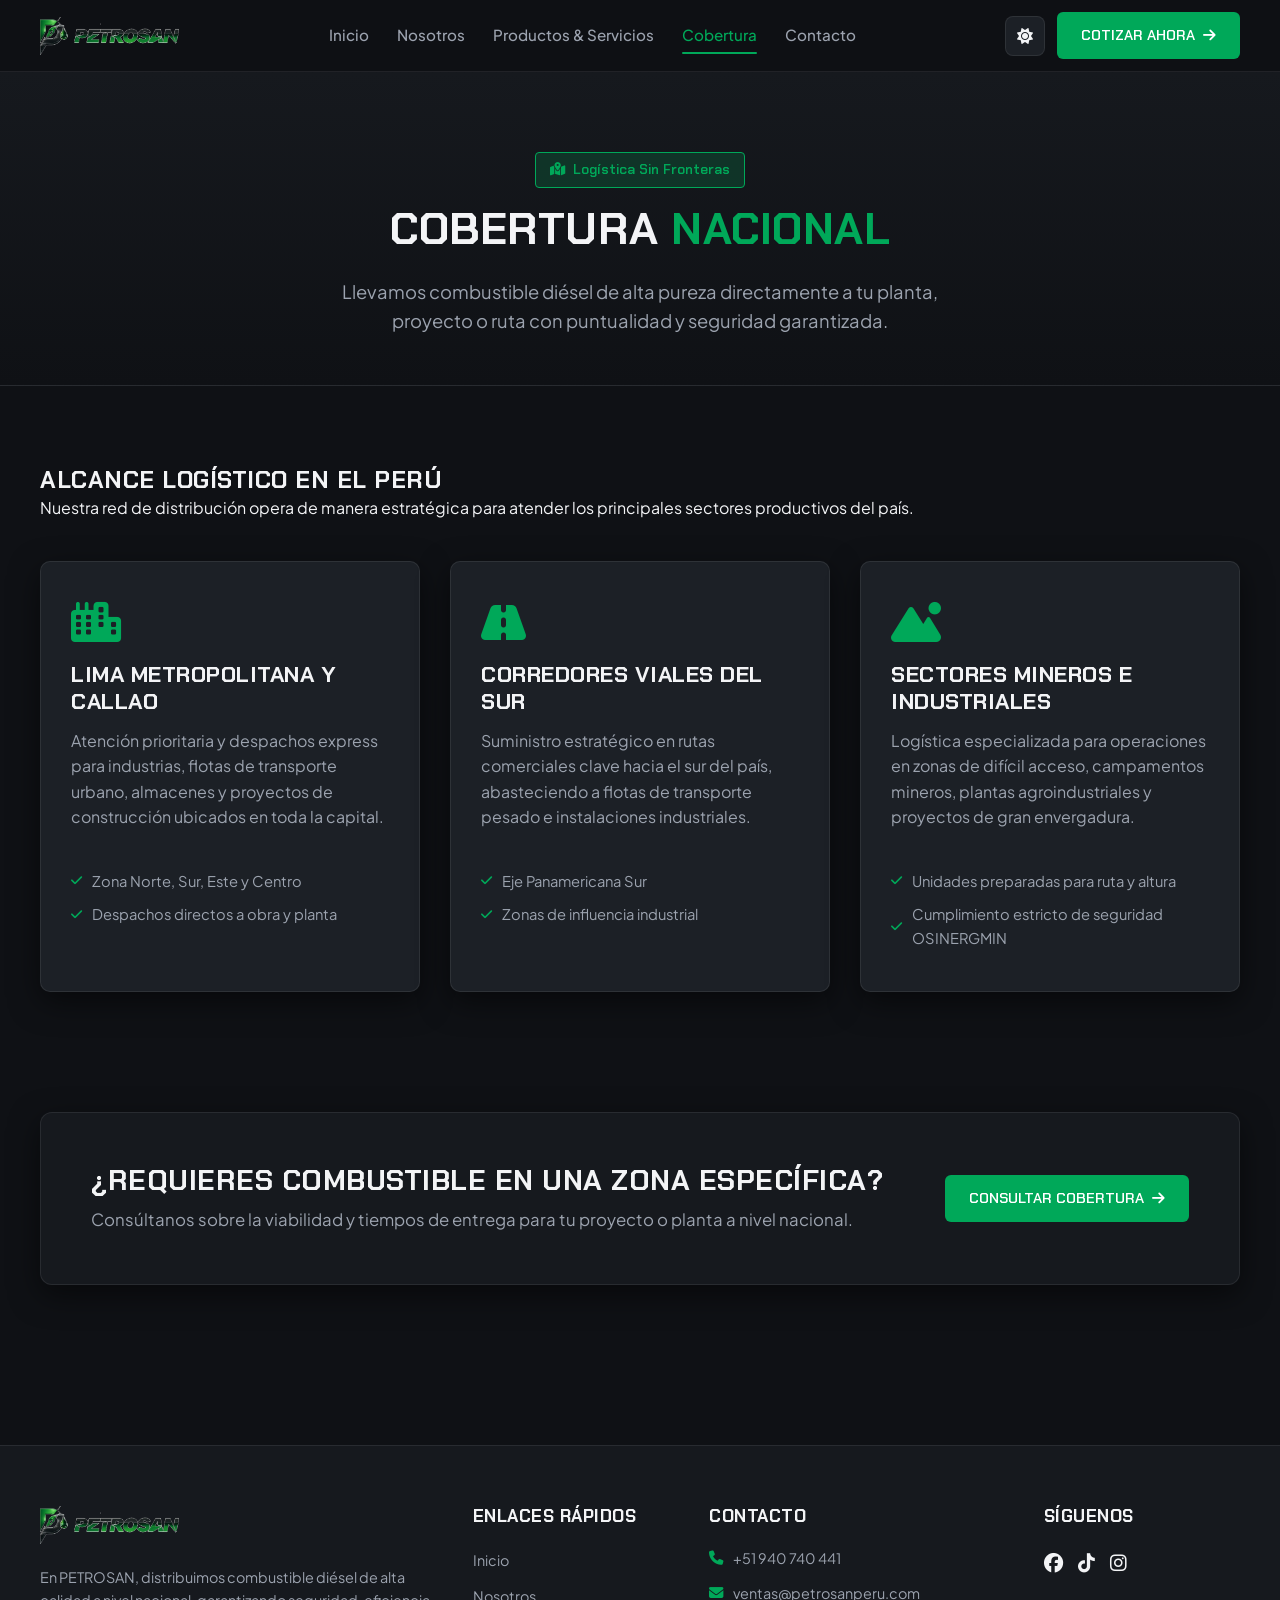
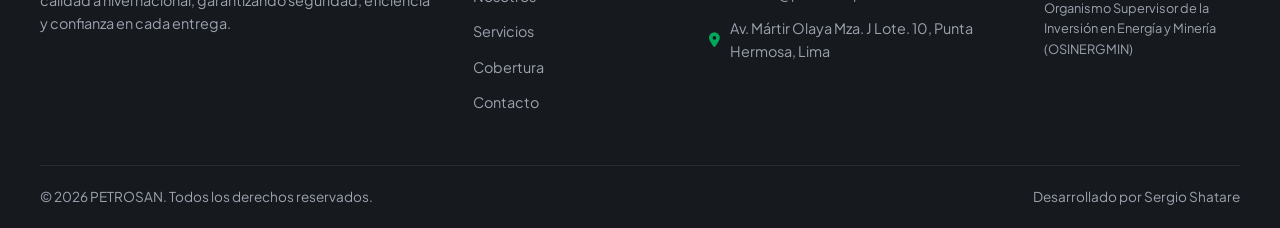
<file: cobertura.html>
<!DOCTYPE html>
<html lang="es" data-theme="dark">

<head>
    <meta charset="UTF-8">
    <meta name="viewport" content="width=device-width, initial-scale=1.0">
    <title>Cobertura | PETROSAN - Distribución de Combustible a Nivel Nacional</title>

    <!-- Google Fonts -->
    <link rel="preconnect" href="https://fonts.googleapis.com">
    <link rel="preconnect" href="https://fonts.gstatic.com" crossorigin>
    <link
        href="https://fonts.googleapis.com/css2?family=Chakra+Petch:wght@500;600;700&family=Plus+Jakarta+Sans:wght@400;500;600;700&display=swap"
        rel="stylesheet">

    <!-- FontAwesome -->
    <link rel="stylesheet" href="https://cdnjs.cloudflare.com/ajax/libs/font-awesome/6.5.1/css/all.min.css">

    <!-- Estilos Locales Modularizados -->
    <link rel="stylesheet" href="assets/css/variables.css">
    <link rel="stylesheet" href="assets/css/global.css">
    <link rel="stylesheet" href="assets/css/components.css">
    <link rel="stylesheet" href="assets/css/pages/cobertura.css">
</head>

<body>

    <!-- HEADER / NAVBAR -->
    <header class="navbar">
        <div class="container nav-container">
            <a href="index.html" class="logo">
                <img src="assets/img/logo-petrosan.webp" alt="PETROSAN Logo" class="logo-img">
            </a>

            <nav class="nav-menu" id="nav-menu">
                <a href="index.html" class="nav-link">Inicio</a>
                <a href="nosotros.html" class="nav-link">Nosotros</a>
                <a href="servicios.html" class="nav-link">Productos & Servicios</a>
                <a href="cobertura.html" class="nav-link active">Cobertura</a>
                <a href="contacto.html" class="nav-link">Contacto</a>
            </nav>

            <div class="nav-actions">
                <!-- Switch Modo Claro / Oscuro -->
                <button id="theme-toggle" class="theme-btn" aria-label="Cambiar tema">
                    <i class="fa-solid fa-moon icon-moon"></i>
                    <i class="fa-solid fa-sun icon-sun"></i>
                </button>
                <a href="contacto.html" class="btn btn-primary nav-cta">COTIZAR AHORA <i
                        class="fa-solid fa-arrow-right"></i></a>

                <!-- Botón Menú Móvil (Hamburguesa) -->
                <button id="mobile-menu-btn" class="mobile-menu-btn" aria-label="Abrir menú">
                    <i class="fa-solid fa-bars icon-bars"></i>
                    <i class="fa-solid fa-xmark icon-close"></i>
                </button>
            </div>
        </div>
    </header>

    <main>
        <!-- PAGE HEADER -->
        <section class="page-header">
            <div class="container">
                <span class="badge"><i class="fa-solid fa-map-location-dot"></i> Logística Sin Fronteras</span>
                <h1 class="page-title">Cobertura <span class="highlight-text">Nacional</span></h1>
                <p class="page-description">Llevamos combustible diésel de alta pureza directamente a tu planta, proyecto o ruta con puntualidad y seguridad garantizada.</p>
            </div>
        </section>

        <!-- ZONAS DE COBERTURA -->
        <section class="coverage-section">
            <div class="container">
                <div class="section-header">
                    <h2 class="section-title">Alcance Logístico en el Perú</h2>
                    <p class="section-description">Nuestra red de distribución opera de manera estratégica para atender los principales sectores productivos del país.</p>
                </div>

                <div class="coverage-grid">
                    <!-- Zona 1 -->
                    <div class="card-industrial coverage-card">
                        <i class="fa-solid fa-city coverage-icon"></i>
                        <h3 class="card-title">Lima Metropolitana y Callao</h3>
                        <p class="card-description">Atención prioritaria y despachos express para industrias, flotas de transporte urbano, almacenes y proyectos de construcción ubicados en toda la capital.</p>
                        <ul class="coverage-list">
                            <li><i class="fa-solid fa-check"></i> Zona Norte, Sur, Este y Centro</li>
                            <li><i class="fa-solid fa-check"></i> Despachos directos a obra y planta</li>
                        </ul>
                    </div>

                    <!-- Zona 2 -->
                    <div class="card-industrial coverage-card">
                        <i class="fa-solid fa-road coverage-icon"></i>
                        <h3 class="card-title">Corredores Viales del Sur</h3>
                        <p class="card-description">Suministro estratégico en rutas comerciales clave hacia el sur del país, abasteciendo a flotas de transporte pesado e instalaciones industriales.</p>
                        <ul class="coverage-list">
                            <li><i class="fa-solid fa-check"></i> Eje Panamericana Sur</li>
                            <li><i class="fa-solid fa-check"></i> Zonas de influencia industrial</li>
                        </ul>
                    </div>

                    <!-- Zona 3 -->
                    <div class="card-industrial coverage-card">
                        <i class="fa-solid fa-mountain-sun coverage-icon"></i>
                        <h3 class="card-title">Sectores Mineros e Industriales</h3>
                        <p class="card-description">Logística especializada para operaciones en zonas de difícil acceso, campamentos mineros, plantas agroindustriales y proyectos de gran envergadura.</p>
                        <ul class="coverage-list">
                            <li><i class="fa-solid fa-check"></i> Unidades preparadas para ruta y altura</li>
                            <li><i class="fa-solid fa-check"></i> Cumplimiento estricto de seguridad OSINERGMIN</li>
                        </ul>
                    </div>
                </div>
            </div>
        </section>

        <!-- CALL TO ACTION DE COBERTURA -->
        <section class="coverage-cta-section">
            <div class="container">
                <div class="coverage-cta-card">
                    <div class="cta-content">
                        <h3>¿Requieres combustible en una zona específica?</h3>
                        <p>Consúltanos sobre la viabilidad y tiempos de entrega para tu proyecto o planta a nivel nacional.</p>
                    </div>
                    <div class="cta-action">
                        <a href="contacto.html" class="btn btn-primary">CONSULTAR COBERTURA <i class="fa-solid fa-arrow-right"></i></a>
                    </div>
                </div>
            </div>
        </section>
    </main>

    <!-- FOOTER GLOBAL -->
    <footer class="footer">
        <div class="container">
            <div class="footer-grid">
                <div class="footer-brand">
                    <img src="assets/img/logo-petrosan.webp" alt="PETROSAN Logo" class="footer-logo">
                    <p class="footer-text">En PETROSAN, distribuimos combustible diésel de alta calidad a nivel
                        nacional, garantizando seguridad, eficiencia y confianza en cada entrega.</p>
                </div>
                <div class="footer-col">
                    <h3 class="footer-title">Enlaces Rápidos</h3>
                    <ul class="footer-links">
                        <li><a href="index.html">Inicio</a></li>
                        <li><a href="nosotros.html">Nosotros</a></li>
                        <li><a href="servicios.html">Servicios</a></li>
                        <li><a href="cobertura.html">Cobertura</a></li>
                        <li><a href="contacto.html">Contacto</a></li>
                    </ul>
                </div>
                <div class="footer-col">
                    <h3 class="footer-title">Contacto</h3>
                    <ul class="footer-contact-list">
                        <li><i class="fa-solid fa-phone contact-icon"></i> +51 940 740 441</li>
                        <li><i class="fa-solid fa-envelope contact-icon"></i> ventas@petrosanperu.com</li>
                        <li><i class="fa-solid fa-location-dot contact-icon"></i> Av. Mártir Olaya Mza. J Lote. 10,
                            Punta Hermosa, Lima</li>
                    </ul>
                </div>
                <div class="footer-col">
                    <h3 class="footer-title">Síguenos</h3>
                    <div class="social-links">
                        <a href="#" class="social-icon"><i class="fa-brands fa-facebook"></i></a>
                        <a href="#" class="social-icon"><i class="fa-brands fa-tiktok"></i></a>
                        <a href="#" class="social-icon"><i class="fa-brands fa-instagram"></i></a>
                    </div>
                    <p class="entity-note">Organismo Supervisor de la Inversión en Energía y Minería (OSINERGMIN)</p>
                </div>
            </div>
            <div class="footer-bottom">
                <span>© 2026 PETROSAN. Todos los derechos reservados.</span>
                <span>Desarrollado por Sergio Shatare</span>
            </div>
        </div>
    </footer>

    <!-- Scripts Locales -->
    <script src="assets/js/theme.js"></script>
    <script src="assets/js/main.js"></script>
</body>

</html>
</file>
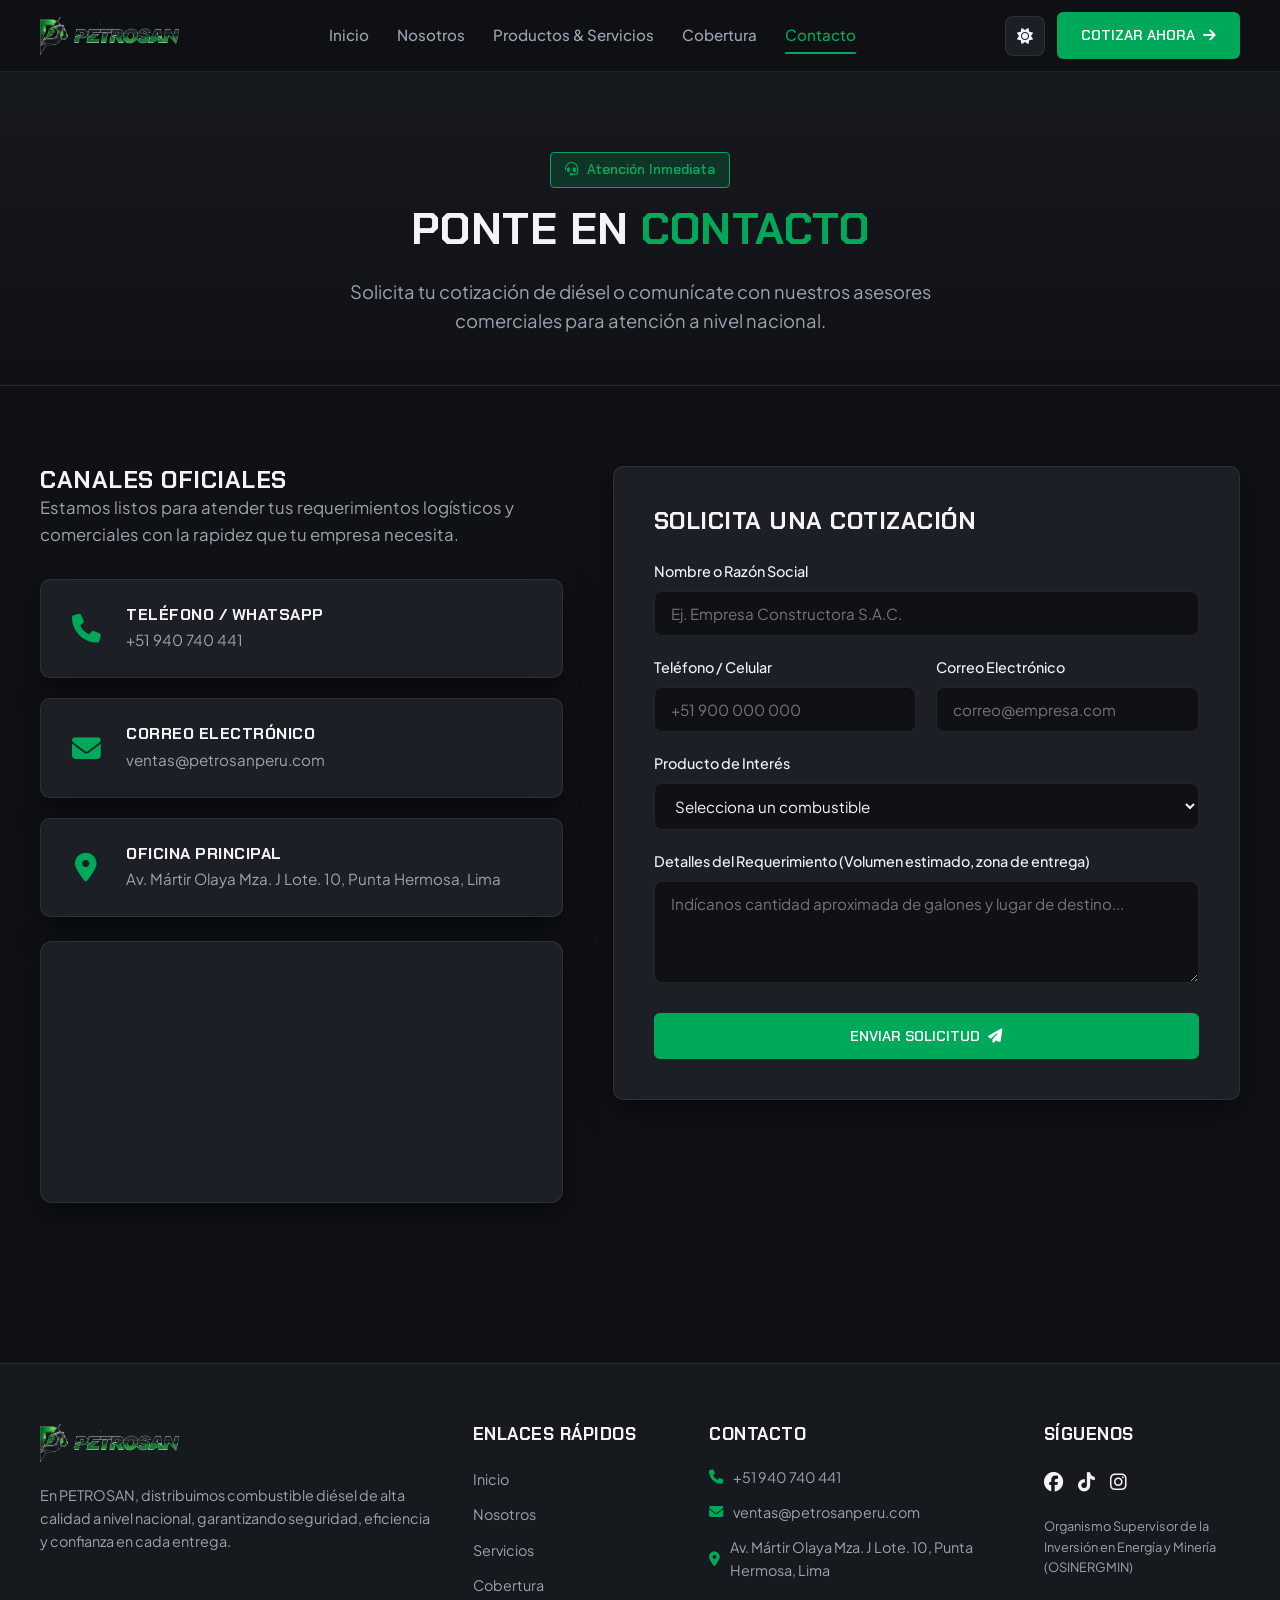
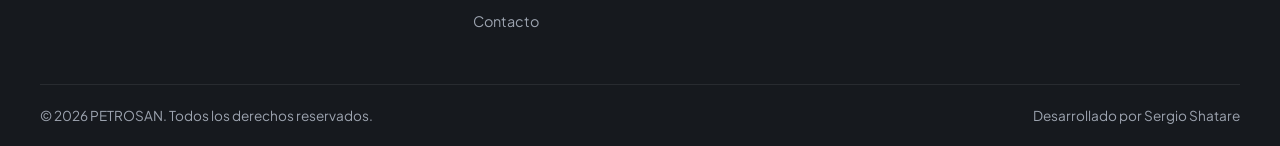
<file: contacto.html>
<!DOCTYPE html>
<html lang="es" data-theme="dark">

<head>
    <meta charset="UTF-8">
    <meta name="viewport" content="width=device-width, initial-scale=1.0">
    <title>Contacto | PETROSAN - Solicita tu Cotización de Combustible</title>

    <!-- Google Fonts -->
    <link rel="preconnect" href="https://fonts.googleapis.com">
    <link rel="preconnect" href="https://fonts.gstatic.com" crossorigin>
    <link
        href="https://fonts.googleapis.com/css2?family=Chakra+Petch:wght@500;600;700&family=Plus+Jakarta+Sans:wght@400;500;600;700&display=swap"
        rel="stylesheet">

    <!-- FontAwesome -->
    <link rel="stylesheet" href="https://cdnjs.cloudflare.com/ajax/libs/font-awesome/6.5.1/css/all.min.css">

    <!-- Estilos Locales Modularizados -->
    <link rel="stylesheet" href="assets/css/variables.css">
    <link rel="stylesheet" href="assets/css/global.css">
    <link rel="stylesheet" href="assets/css/components.css">
    <link rel="stylesheet" href="assets/css/pages/contacto.css">
</head>

<body>

    <!-- HEADER / NAVBAR -->
    <header class="navbar">
        <div class="container nav-container">
            <a href="index.html" class="logo">
                <img src="assets/img/logo-petrosan.webp" alt="PETROSAN Logo" class="logo-img">
            </a>

            <nav class="nav-menu" id="nav-menu">
                <a href="index.html" class="nav-link">Inicio</a>
                <a href="nosotros.html" class="nav-link">Nosotros</a>
                <a href="servicios.html" class="nav-link">Productos & Servicios</a>
                <a href="cobertura.html" class="nav-link">Cobertura</a>
                <a href="contacto.html" class="nav-link active">Contacto</a>
            </nav>

            <div class="nav-actions">
                <!-- Switch Modo Claro / Oscuro -->
                <button id="theme-toggle" class="theme-btn" aria-label="Cambiar tema">
                    <i class="fa-solid fa-moon icon-moon"></i>
                    <i class="fa-solid fa-sun icon-sun"></i>
                </button>
                <a href="contacto.html" class="btn btn-primary nav-cta">COTIZAR AHORA <i
                        class="fa-solid fa-arrow-right"></i></a>

                <!-- Botón Menú Móvil (Hamburguesa) -->
                <button id="mobile-menu-btn" class="mobile-menu-btn" aria-label="Abrir menú">
                    <i class="fa-solid fa-bars icon-bars"></i>
                    <i class="fa-solid fa-xmark icon-close"></i>
                </button>
            </div>
        </div>
    </header>

    <main>
        <!-- PAGE HEADER -->
        <section class="page-header">
            <div class="container">
                <span class="badge"><i class="fa-solid fa-headset"></i> Atención Inmediata</span>
                <h1 class="page-title">Ponte en <span class="highlight-text">Contacto</span></h1>
                <p class="page-description">Solicita tu cotización de diésel o comunícate con nuestros asesores comerciales para atención a nivel nacional.</p>
            </div>
        </section>

        <!-- SECCIÓN DE CONTACTO & FORMULARIO -->
        <section class="contact-section">
            <div class="container contact-grid">
                <!-- Información de Contacto -->
                <div class="contact-info-col">
                    <h2 class="section-title">Canales Oficiales</h2>
                    <p class="contact-subtitle">Estamos listos para atender tus requerimientos logísticos y comerciales con la rapidez que tu empresa necesita.</p>

                    <div class="contact-cards-list">
                        <div class="card-industrial contact-item-card">
                            <i class="fa-solid fa-phone contact-card-icon"></i>
                            <div>
                                <h4>Teléfono / WhatsApp</h4>
                                <p>+51 940 740 441</p>
                            </div>
                        </div>

                        <div class="card-industrial contact-item-card">
                            <i class="fa-solid fa-envelope contact-card-icon"></i>
                            <div>
                                <h4>Correo Electrónico</h4>
                                <p>ventas@petrosanperu.com</p>
                            </div>
                        </div>

                        <div class="card-industrial contact-item-card">
                            <i class="fa-solid fa-location-dot contact-card-icon"></i>
                            <div>
                                <h4>Oficina Principal</h4>
                                <p>Av. Mártir Olaya Mza. J Lote. 10, Punta Hermosa, Lima</p>
                            </div>
                        </div>
                    </div>

                    <!-- MAPA DE GOOGLE MAPS -->
                    <!-- MAPA DE GOOGLE MAPS -->
<div class="map-wrapper card-industrial">
    <iframe 
        src="https://www.google.com/maps/embed?pb=!1m14!1m8!1m3!1d59345.12473437111!2d-77.050164!3d-12.033524!3m2!1i1024!2i768!4f13.1!3m3!1m2!1s0x9105cf28d402f745%3A0x395fbf5093322ce9!2sJr.%20M%C3%A1rtir%20Olaya%2C%20San%20Mart%C3%ADn%20de%20Porres%2015102!5e1!3m2!1ses!2spe!4v1793676949431!5m2!1ses!2spe" 
        width="100%" 
        height="260" 
        style="border:0;" 
        allowfullscreen="" 
        loading="lazy" 
        referrerpolicy="strict-origin-when-cross-origin"
        title="Ubicación Petrosan">
    </iframe>
</div>
                </div>

                <!-- Formulario de Cotización -->
                <div class="card-industrial contact-form-col">
                    <h3 class="form-title">Solicita una Cotización</h3>
                    <form class="contact-form" id="contact-form">
                        <div class="form-group">
                            <label for="nombre">Nombre o Razón Social</label>
                            <input type="text" id="nombre" name="nombre" placeholder="Ej. Empresa Constructora S.A.C." required>
                        </div>

                        <div class="form-row">
                            <div class="form-group">
                                <label for="telefono">Teléfono / Celular</label>
                                <input type="tel" id="telefono" name="telefono" placeholder="+51 900 000 000" required>
                            </div>
                            <div class="form-group">
                                <label for="email">Correo Electrónico</label>
                                <input type="email" id="email" name="email" placeholder="correo@empresa.com" required>
                            </div>
                        </div>

                        <div class="form-group">
                            <label for="producto">Producto de Interés</label>
                            <select id="producto" name="producto" required>
                                <option value="" disabled selected>Selecciona un combustible</option>
                                <option value="diesel-db5">Diésel Premium DB5-S50</option>
                                <option value="diesel-industrial">Diésel Industrial</option>
                                <option value="otro">Otro requerimiento / Asesoría</option>
                            </select>
                        </div>

                        <div class="form-group">
                            <label for="mensaje">Detalles del Requerimiento (Volumen estimado, zona de entrega)</label>
                            <textarea id="mensaje" name="mensaje" rows="4" placeholder="Indícanos cantidad aproximada de galones y lugar de destino..."></textarea>
                        </div>

                        <button type="submit" class="btn btn-primary form-submit-btn">
                            ENVIAR SOLICITUD <i class="fa-solid fa-paper-plane"></i>
                        </button>
                    </form>
                </div>
            </div>
        </section>
    </main>

    <!-- FOOTER GLOBAL -->
    <footer class="footer">
        <div class="container">
            <div class="footer-grid">
                <div class="footer-brand">
                    <img src="assets/img/logo-petrosan.webp" alt="PETROSAN Logo" class="footer-logo">
                    <p class="footer-text">En PETROSAN, distribuimos combustible diésel de alta calidad a nivel
                        nacional, garantizando seguridad, eficiencia y confianza en cada entrega.</p>
                </div>
                <div class="footer-col">
                    <h3 class="footer-title">Enlaces Rápidos</h3>
                    <ul class="footer-links">
                        <li><a href="index.html">Inicio</a></li>
                        <li><a href="nosotros.html">Nosotros</a></li>
                        <li><a href="servicios.html">Servicios</a></li>
                        <li><a href="cobertura.html">Cobertura</a></li>
                        <li><a href="contacto.html">Contacto</a></li>
                    </ul>
                </div>
                <div class="footer-col">
                    <h3 class="footer-title">Contacto</h3>
                    <ul class="footer-contact-list">
                        <li><i class="fa-solid fa-phone contact-icon"></i> +51 940 740 441</li>
                        <li><i class="fa-solid fa-envelope contact-icon"></i> ventas@petrosanperu.com</li>
                        <li><i class="fa-solid fa-location-dot contact-icon"></i> Av. Mártir Olaya Mza. J Lote. 10,
                            Punta Hermosa, Lima</li>
                    </ul>
                </div>
                <div class="footer-col">
                    <h3 class="footer-title">Síguenos</h3>
                    <div class="social-links">
                        <a href="#" class="social-icon"><i class="fa-brands fa-facebook"></i></a>
                        <a href="#" class="social-icon"><i class="fa-brands fa-tiktok"></i></a>
                        <a href="#" class="social-icon"><i class="fa-brands fa-instagram"></i></a>
                    </div>
                    <p class="entity-note">Organismo Supervisor de la Inversión en Energía y Minería (OSINERGMIN)</p>
                </div>
            </div>
            <div class="footer-bottom">
                <span>© 2026 PETROSAN. Todos los derechos reservados.</span>
                <span>Desarrollado por Sergio Shatare</span>
            </div>
        </div>
    </footer>

    <!-- Scripts Locales -->
    <script src="assets/js/theme.js"></script>
    <script src="assets/js/main.js"></script>
</body>

</html>
</file>
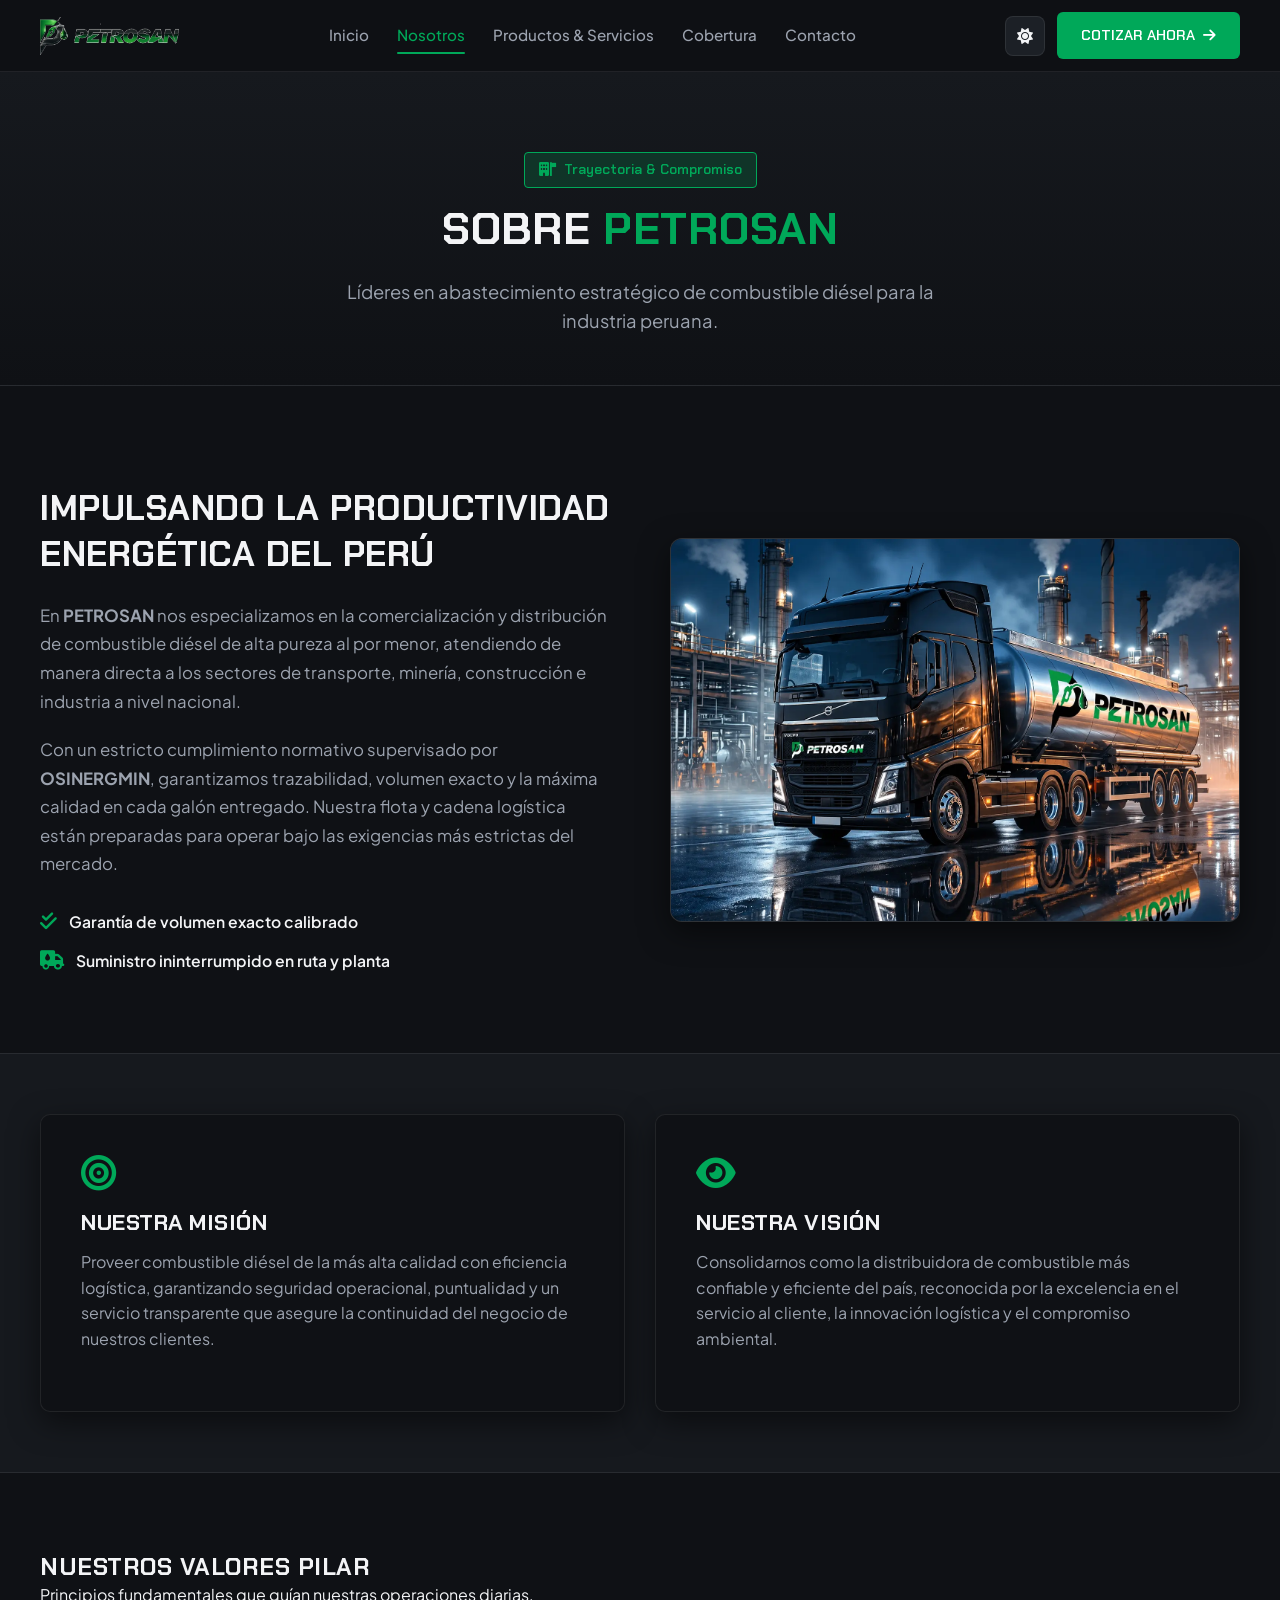
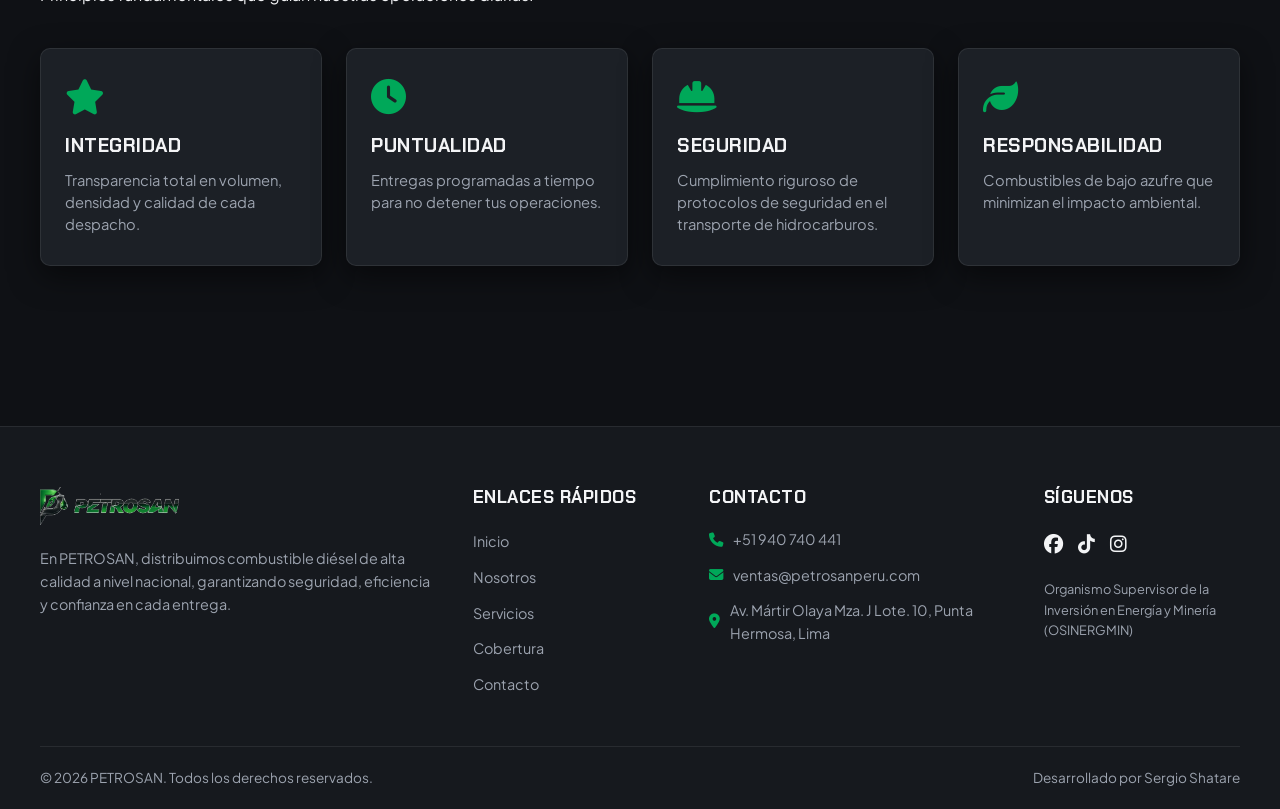
<file: nosotros.html>
<!DOCTYPE html>
<html lang="es" data-theme="dark">

<head>
    <meta charset="UTF-8">
    <meta name="viewport" content="width=device-width, initial-scale=1.0">
    <title>Nosotros | PETROSAN - Distribución de Combustible Diésel</title>

    <!-- Google Fonts -->
    <link rel="preconnect" href="https://fonts.googleapis.com">
    <link rel="preconnect" href="https://fonts.gstatic.com" crossorigin>
    <link
        href="https://fonts.googleapis.com/css2?family=Chakra+Petch:wght@500;600;700&family=Plus+Jakarta+Sans:wght@400;500;600;700&display=swap"
        rel="stylesheet">

    <!-- FontAwesome -->
    <link rel="stylesheet" href="https://cdnjs.cloudflare.com/ajax/libs/font-awesome/6.5.1/css/all.min.css">

    <!-- Estilos Locales Modularizados -->
    <link rel="stylesheet" href="assets/css/variables.css">
    <link rel="stylesheet" href="assets/css/global.css">
    <link rel="stylesheet" href="assets/css/components.css">
    <link rel="stylesheet" href="assets/css/pages/nosotros.css">
</head>

<body>

    <!-- HEADER / NAVBAR -->
    <header class="navbar">
        <div class="container nav-container">
            <a href="index.html" class="logo">
                <img src="assets/img/logo-petrosan.webp" alt="PETROSAN Logo" class="logo-img">
            </a>

            <nav class="nav-menu" id="nav-menu">
                <a href="index.html" class="nav-link">Inicio</a>
                <a href="nosotros.html" class="nav-link active">Nosotros</a>
                <a href="servicios.html" class="nav-link">Productos & Servicios</a>
                <a href="cobertura.html" class="nav-link">Cobertura</a>
                <a href="contacto.html" class="nav-link">Contacto</a>
            </nav>

            <div class="nav-actions">
                <!-- Switch Modo Claro / Oscuro -->
                <button id="theme-toggle" class="theme-btn" aria-label="Cambiar tema">
                    <i class="fa-solid fa-moon icon-moon"></i>
                    <i class="fa-solid fa-sun icon-sun"></i>
                </button>
                <a href="contacto.html" class="btn btn-primary nav-cta">COTIZAR AHORA <i
                        class="fa-solid fa-arrow-right"></i></a>

                <!-- Botón Menú Móvil (Hamburguesa) -->
                <button id="mobile-menu-btn" class="mobile-menu-btn" aria-label="Abrir menú">
                    <i class="fa-solid fa-bars icon-bars"></i>
                    <i class="fa-solid fa-xmark icon-close"></i>
                </button>
            </div>
        </div>
    </header>

    <main>
        <!-- HEADER DE PÁGINA (PAGE BANNER) -->
        <section class="page-header">
            <div class="container">
                <span class="badge"><i class="fa-solid fa-building-flag"></i> Trayectoria & Compromiso</span>
                <h1 class="page-title">Sobre <span class="highlight-text">PETROSAN</span></h1>
                <p class="page-description">Líderes en abastecimiento estratégico de combustible diésel para la industria peruana.</p>
            </div>
        </section>

        <!-- SECCIÓN SOBRE NOSOTROS Y PROPÓSITO -->
        <section class="about-overview-section">
            <div class="container about-grid">
                <div class="about-content">
                    <h2 class="section-title">Impulsando la Productividad Energética del Perú</h2>
                    <p class="about-text">
                        En <strong>PETROSAN</strong> nos especializamos en la comercialización y distribución de combustible diésel de alta pureza al por menor, atendiendo de manera directa a los sectores de transporte, minería, construcción e industria a nivel nacional.
                    </p>
                    <p class="about-text">
                        Con un estricto cumplimiento normativo supervisado por <strong>OSINERGMIN</strong>, garantizamos trazabilidad, volumen exacto y la máxima calidad en cada galón entregado. Nuestra flota y cadena logística están preparadas para operar bajo las exigencias más estrictas del mercado.
                    </p>
                    <div class="about-highlights">
                        <div class="highlight-item">
                            <i class="fa-solid fa-check-double highlight-icon"></i>
                            <span>Garantía de volumen exacto calibrado</span>
                        </div>
                        <div class="highlight-item">
                            <i class="fa-solid fa-truck-droplet highlight-icon"></i>
                            <span>Suministro ininterrumpido en ruta y planta</span>
                        </div>
                    </div>
                </div>
                <div class="about-media">
                    <div class="about-image-wrapper">
                        <img src="assets/img/hero-trunk.webp" alt="Operaciones Petrosan" class="about-image">
                    </div>
                </div>
            </div>
        </section>

        <!-- MISIÓN Y VISIÓN -->
        <section class="mv-section">
            <div class="container mv-grid">
                <div class="card-industrial mv-card">
                    <i class="fa-solid fa-bullseye card-icon"></i>
                    <h3 class="card-title">Nuestra Misión</h3>
                    <p class="card-description">
                        Proveer combustible diésel de la más alta calidad con eficiencia logística, garantizando seguridad operacional, puntualidad y un servicio transparente que asegure la continuidad del negocio de nuestros clientes.
                    </p>
                </div>
                <div class="card-industrial mv-card">
                    <i class="fa-solid fa-eye card-icon"></i>
                    <h3 class="card-title">Nuestra Visión</h3>
                    <p class="card-description">
                        Consolidarnos como la distribuidora de combustible más confiable y eficiente del país, reconocida por la excelencia en el servicio al cliente, la innovación logística y el compromiso ambiental.
                    </p>
                </div>
            </div>
        </section>

        <!-- VALORES CORPORATIVOS -->
        <section class="values-section">
            <div class="container">
                <div class="section-header">
                    <h2 class="section-title">Nuestros Valores PILAR</h2>
                    <p class="section-description">Principios fundamentales que guían nuestras operaciones diarias.</p>
                </div>
                <div class="values-grid">
                    <div class="card-industrial value-card">
                        <i class="fa-solid fa-star value-icon"></i>
                        <h4 class="value-title">Integridad</h4>
                        <p class="value-description">Transparencia total en volumen, densidad y calidad de cada despacho.</p>
                    </div>
                    <div class="card-industrial value-card">
                        <i class="fa-solid fa-clock value-icon"></i>
                        <h4 class="value-title">Puntualidad</h4>
                        <p class="value-description">Entregas programadas a tiempo para no detener tus operaciones.</p>
                    </div>
                    <div class="card-industrial value-card">
                        <i class="fa-solid fa-hard-hat value-icon"></i>
                        <h4 class="value-title">Seguridad</h4>
                        <p class="value-description">Cumplimiento riguroso de protocolos de seguridad en el transporte de hidrocarburos.</p>
                    </div>
                    <div class="card-industrial value-card">
                        <i class="fa-solid fa-leaf value-icon"></i>
                        <h4 class="value-title">Responsabilidad</h4>
                        <p class="value-description">Combustibles de bajo azufre que minimizan el impacto ambiental.</p>
                    </div>
                </div>
            </div>
        </section>
    </main>

    <!-- FOOTER GLOBAL -->
    <footer class="footer">
        <div class="container">
            <div class="footer-grid">
                <div class="footer-brand">
                    <img src="assets/img/logo-petrosan.webp" alt="PETROSAN Logo" class="footer-logo">
                    <p class="footer-text">En PETROSAN, distribuimos combustible diésel de alta calidad a nivel
                        nacional, garantizando seguridad, eficiencia y confianza en cada entrega.</p>
                </div>
                <div class="footer-col">
                    <h3 class="footer-title">Enlaces Rápidos</h3>
                    <ul class="footer-links">
                        <li><a href="index.html">Inicio</a></li>
                        <li><a href="nosotros.html">Nosotros</a></li>
                        <li><a href="servicios.html">Servicios</a></li>
                        <li><a href="cobertura.html">Cobertura</a></li>
                        <li><a href="contacto.html">Contacto</a></li>
                    </ul>
                </div>
                <div class="footer-col">
                    <h3 class="footer-title">Contacto</h3>
                    <ul class="footer-contact-list">
                        <li><i class="fa-solid fa-phone contact-icon"></i> +51 940 740 441</li>
                        <li><i class="fa-solid fa-envelope contact-icon"></i> ventas@petrosanperu.com</li>
                        <li><i class="fa-solid fa-location-dot contact-icon"></i> Av. Mártir Olaya Mza. J Lote. 10,
                            Punta Hermosa, Lima</li>
                    </ul>
                </div>
                <div class="footer-col">
                    <h3 class="footer-title">Síguenos</h3>
                    <div class="social-links">
                        <a href="#" class="social-icon"><i class="fa-brands fa-facebook"></i></a>
                        <a href="#" class="social-icon"><i class="fa-brands fa-tiktok"></i></a>
                        <a href="#" class="social-icon"><i class="fa-brands fa-instagram"></i></a>
                    </div>
                    <p class="entity-note">Organismo Supervisor de la Inversión en Energía y Minería (OSINERGMIN)</p>
                </div>
            </div>
            <div class="footer-bottom">
                <span>© 2026 PETROSAN. Todos los derechos reservados.</span>
                <span>Desarrollado por Sergio Shatare</span>
            </div>
        </div>
    </footer>

    <!-- Scripts Locales -->
    <script src="assets/js/theme.js"></script>
    <script src="assets/js/main.js"></script>
</body>

</html>
</file>
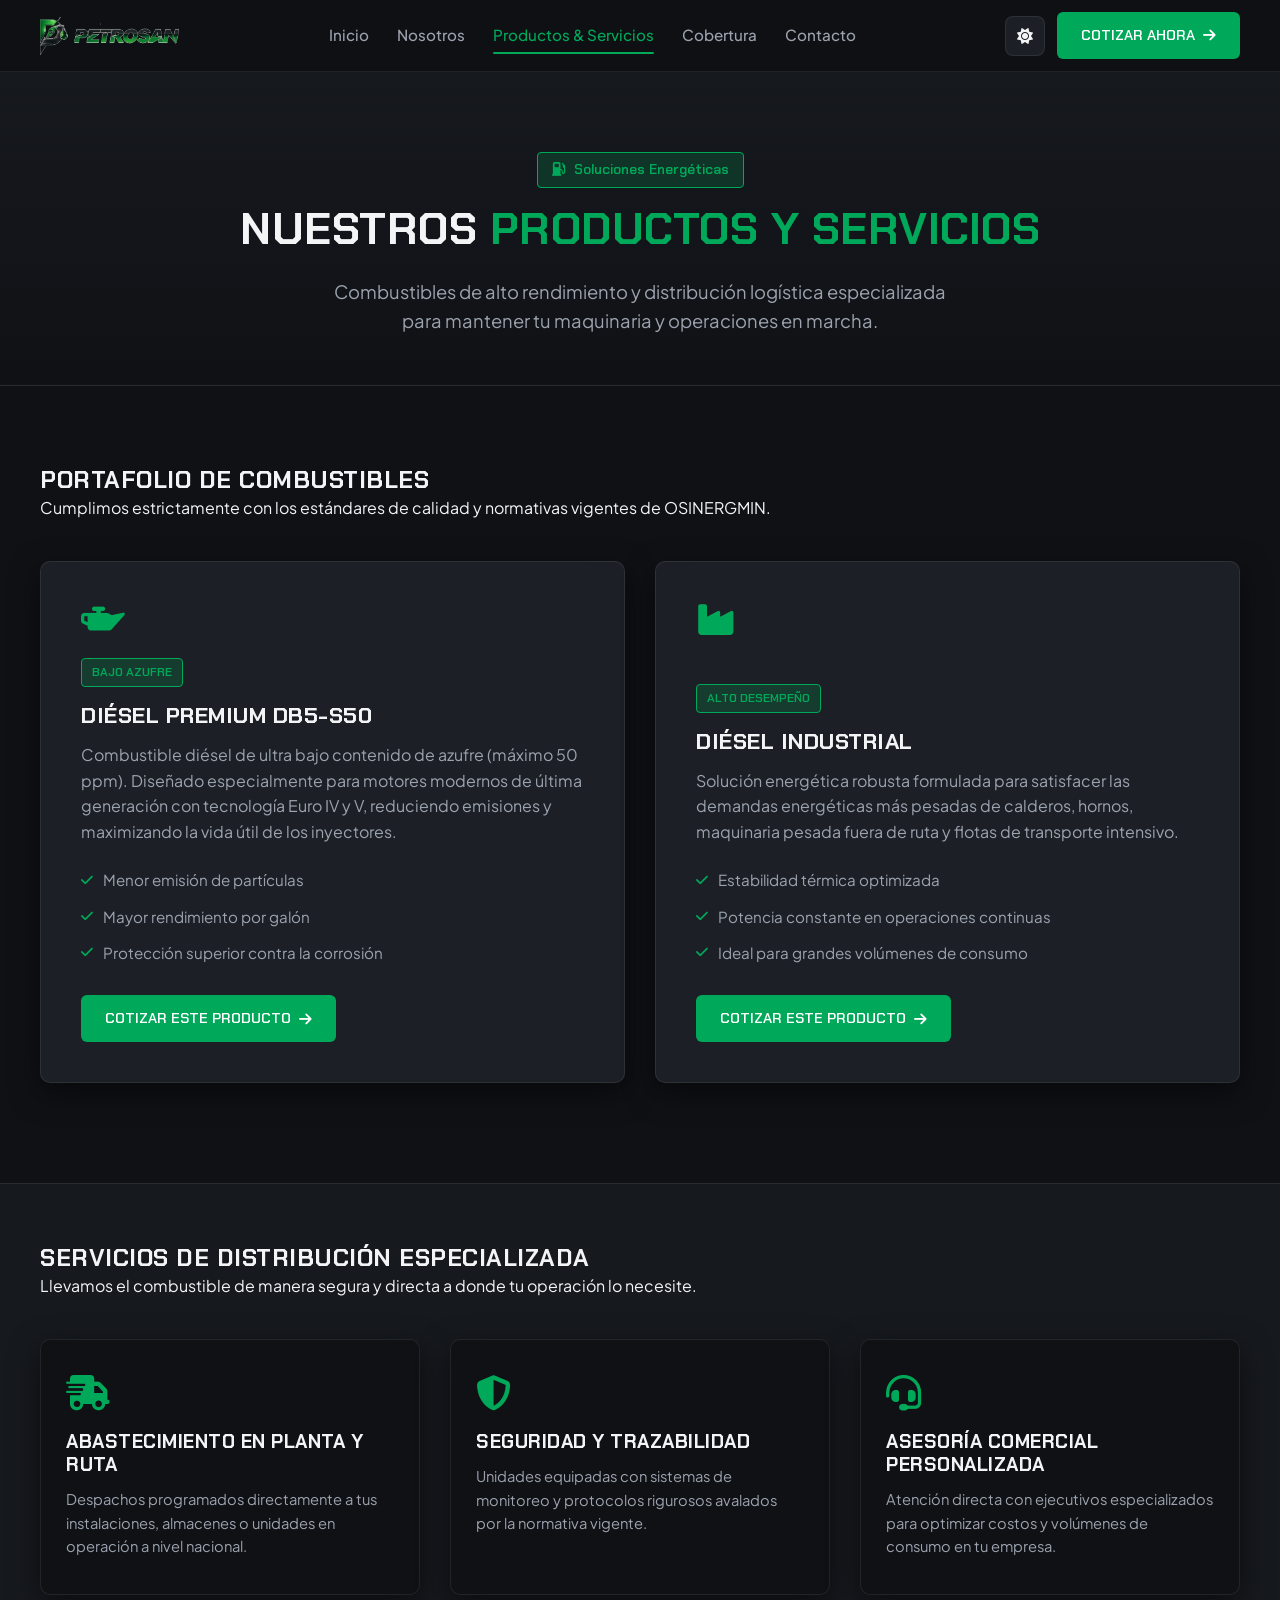
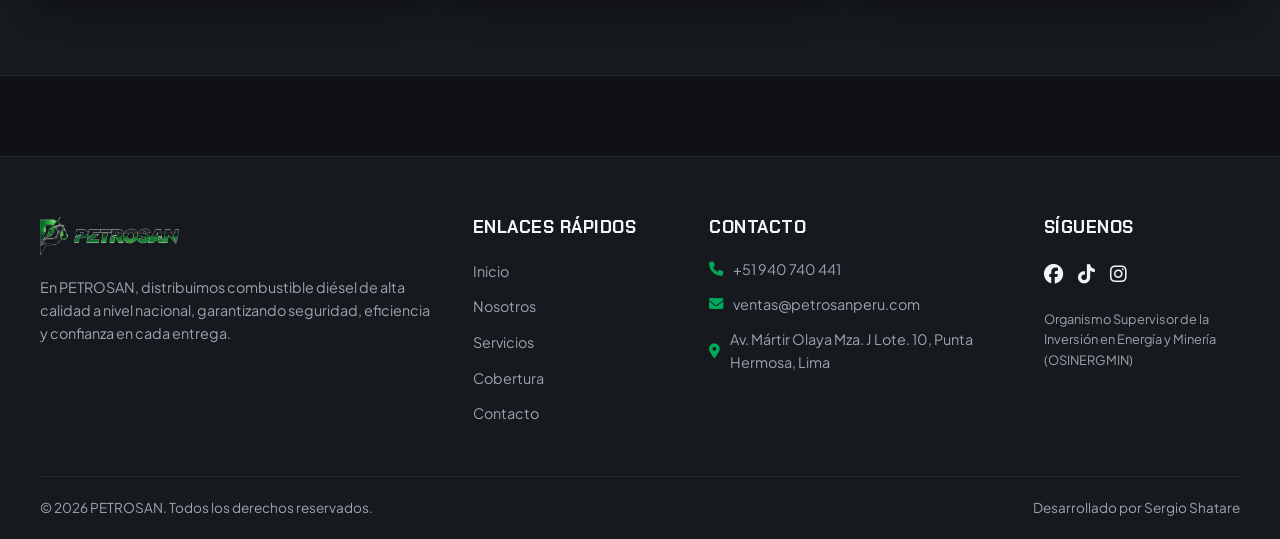
<file: servicios.html>
<!DOCTYPE html>
<html lang="es" data-theme="dark">

<head>
    <meta charset="UTF-8">
    <meta name="viewport" content="width=device-width, initial-scale=1.0">
    <title>Productos y Servicios | PETROSAN - Distribución de Diésel</title>

    <!-- Google Fonts -->
    <link rel="preconnect" href="https://fonts.googleapis.com">
    <link rel="preconnect" href="https://fonts.gstatic.com" crossorigin>
    <link
        href="https://fonts.googleapis.com/css2?family=Chakra+Petch:wght@500;600;700&family=Plus+Jakarta+Sans:wght@400;500;600;700&display=swap"
        rel="stylesheet">

    <!-- FontAwesome -->
    <link rel="stylesheet" href="https://cdnjs.cloudflare.com/ajax/libs/font-awesome/6.5.1/css/all.min.css">

    <!-- Estilos Locales Modularizados -->
    <link rel="stylesheet" href="assets/css/variables.css">
    <link rel="stylesheet" href="assets/css/global.css">
    <link rel="stylesheet" href="assets/css/components.css">
    <link rel="stylesheet" href="assets/css/pages/servicios.css">
</head>

<body>

    <!-- HEADER / NAVBAR -->
    <header class="navbar">
        <div class="container nav-container">
            <a href="index.html" class="logo">
                <img src="assets/img/logo-petrosan.webp" alt="PETROSAN Logo" class="logo-img">
            </a>

            <nav class="nav-menu" id="nav-menu">
                <a href="index.html" class="nav-link">Inicio</a>
                <a href="nosotros.html" class="nav-link">Nosotros</a>
                <a href="servicios.html" class="nav-link active">Productos & Servicios</a>
                <a href="cobertura.html" class="nav-link">Cobertura</a>
                <a href="contacto.html" class="nav-link">Contacto</a>
            </nav>

            <div class="nav-actions">
                <!-- Switch Modo Claro / Oscuro -->
                <button id="theme-toggle" class="theme-btn" aria-label="Cambiar tema">
                    <i class="fa-solid fa-moon icon-moon"></i>
                    <i class="fa-solid fa-sun icon-sun"></i>
                </button>
                <a href="contacto.html" class="btn btn-primary nav-cta">COTIZAR AHORA <i
                        class="fa-solid fa-arrow-right"></i></a>

                <!-- Botón Menú Móvil (Hamburguesa) -->
                <button id="mobile-menu-btn" class="mobile-menu-btn" aria-label="Abrir menú">
                    <i class="fa-solid fa-bars icon-bars"></i>
                    <i class="fa-solid fa-xmark icon-close"></i>
                </button>
            </div>
        </div>
    </header>

    <main>
        <!-- PAGE HEADER -->
        <section class="page-header">
            <div class="container">
                <span class="badge"><i class="fa-solid fa-gas-pump"></i> Soluciones Energéticas</span>
                <h1 class="page-title">Nuestros <span class="highlight-text">Productos y Servicios</span></h1>
                <p class="page-description">Combustibles de alto rendimiento y distribución logística especializada para mantener tu maquinaria y operaciones en marcha.</p>
            </div>
        </section>

        <!-- SECCIÓN DE PRODUCTOS PRINCIPALES -->
        <section class="products-detailed-section">
            <div class="container">
                <div class="section-header">
                    <h2 class="section-title">Portafolio de Combustibles</h2>
                    <p class="section-description">Cumplimos estrictamente con los estándares de calidad y normativas vigentes de OSINERGMIN.</p>
                </div>

                <div class="products-detailed-grid">
                    <!-- Producto 1 -->
                    <div class="card-industrial product-card">
                        <div class="product-icon-wrapper">
                            <i class="fa-solid fa-oil-can card-icon"></i>
                        </div>
                        <div class="product-content">
                            <span class="product-badge">Bajo Azufre</span>
                            <h3 class="card-title">Diésel Premium DB5-S50</h3>
                            <p class="card-description">
                                Combustible diésel de ultra bajo contenido de azufre (máximo 50 ppm). Diseñado especialmente para motores modernos de última generación con tecnología Euro IV y V, reduciendo emisiones y maximizando la vida útil de los inyectores.
                            </p>
                            <ul class="product-specs-list">
                                <li><i class="fa-solid fa-check"></i> Menor emisión de partículas</li>
                                <li><i class="fa-solid fa-check"></i> Mayor rendimiento por galón</li>
                                <li><i class="fa-solid fa-check"></i> Protección superior contra la corrosión</li>
                            </ul>
                            <div class="product-action">
                                <a href="contacto.html" class="btn btn-primary">COTIZAR ESTE PRODUCTO <i class="fa-solid fa-arrow-right"></i></a>
                            </div>
                        </div>
                    </div>

                    <!-- Producto 2 -->
                    <div class="card-industrial product-card">
                        <div class="product-icon-wrapper">
                            <i class="fa-solid fa-industry card-icon"></i>
                        </div>
                        <div class="product-content">
                            <span class="product-badge">Alto Desempeño</span>
                            <h3 class="card-title">Diésel Industrial</h3>
                            <p class="card-description">
                                Solución energética robusta formulada para satisfacer las demandas energéticas más pesadas de calderos, hornos, maquinaria pesada fuera de ruta y flotas de transporte intensivo.
                            </p>
                            <ul class="product-specs-list">
                                <li><i class="fa-solid fa-check"></i> Estabilidad térmica optimizada</li>
                                <li><i class="fa-solid fa-check"></i> Potencia constante en operaciones continuas</li>
                                <li><i class="fa-solid fa-check"></i> Ideal para grandes volúmenes de consumo</li>
                            </ul>
                            <div class="product-action">
                                <a href="contacto.html" class="btn btn-primary">COTIZAR ESTE PRODUCTO <i class="fa-solid fa-arrow-right"></i></a>
                            </div>
                        </div>
                    </div>
                </div>
            </div>
        </section>

        <!-- SECCIÓN DE SERVICIOS LOGÍSTICOS -->
        <section class="logistics-services-section">
            <div class="container">
                <div class="section-header">
                    <h2 class="section-title">Servicios de Distribución Especializada</h2>
                    <p class="section-description">Llevamos el combustible de manera segura y directa a donde tu operación lo necesite.</p>
                </div>

                <div class="services-grid">
                    <div class="card-industrial service-card">
                        <i class="fa-solid fa-truck-fast service-icon"></i>
                        <h4 class="service-title">Abastecimiento en Planta y Ruta</h4>
                        <p class="service-description">Despachos programados directamente a tus instalaciones, almacenes o unidades en operación a nivel nacional.</p>
                    </div>
                    <div class="card-industrial service-card">
                        <i class="fa-solid fa-shield-halved service-icon"></i>
                        <h4 class="service-title">Seguridad y Trazabilidad</h4>
                        <p class="service-description">Unidades equipadas con sistemas de monitoreo y protocolos rigurosos avalados por la normativa vigente.</p>
                    </div>
                    <div class="card-industrial service-card">
                        <i class="fa-solid fa-headset service-icon"></i>
                        <h4 class="service-title">Asesoría Comercial Personalizada</h4>
                        <p class="service-description">Atención directa con ejecutivos especializados para optimizar costos y volúmenes de consumo en tu empresa.</p>
                    </div>
                </div>
            </div>
        </section>
    </main>

    <!-- FOOTER GLOBAL -->
    <footer class="footer">
        <div class="container">
            <div class="footer-grid">
                <div class="footer-brand">
                    <img src="assets/img/logo-petrosan.webp" alt="PETROSAN Logo" class="footer-logo">
                    <p class="footer-text">En PETROSAN, distribuimos combustible diésel de alta calidad a nivel
                        nacional, garantizando seguridad, eficiencia y confianza en cada entrega.</p>
                </div>
                <div class="footer-col">
                    <h3 class="footer-title">Enlaces Rápidos</h3>
                    <ul class="footer-links">
                        <li><a href="index.html">Inicio</a></li>
                        <li><a href="nosotros.html">Nosotros</a></li>
                        <li><a href="servicios.html">Servicios</a></li>
                        <li><a href="cobertura.html">Cobertura</a></li>
                        <li><a href="contacto.html">Contacto</a></li>
                    </ul>
                </div>
                <div class="footer-col">
                    <h3 class="footer-title">Contacto</h3>
                    <ul class="footer-contact-list">
                        <li><i class="fa-solid fa-phone contact-icon"></i> +51 940 740 441</li>
                        <li><i class="fa-solid fa-envelope contact-icon"></i> ventas@petrosanperu.com</li>
                        <li><i class="fa-solid fa-location-dot contact-icon"></i> Av. Mártir Olaya Mza. J Lote. 10,
                            Punta Hermosa, Lima</li>
                    </ul>
                </div>
                <div class="footer-col">
                    <h3 class="footer-title">Síguenos</h3>
                    <div class="social-links">
                        <a href="#" class="social-icon"><i class="fa-brands fa-facebook"></i></a>
                        <a href="#" class="social-icon"><i class="fa-brands fa-tiktok"></i></a>
                        <a href="#" class="social-icon"><i class="fa-brands fa-instagram"></i></a>
                    </div>
                    <p class="entity-note">Organismo Supervisor de la Inversión en Energía y Minería (OSINERGMIN)</p>
                </div>
            </div>
            <div class="footer-bottom">
                <span>© 2026 PETROSAN. Todos los derechos reservados.</span>
                <span>Desarrollado por Sergio Shatare</span>
            </div>
        </div>
    </footer>

    <!-- Scripts Locales -->
    <script src="assets/js/theme.js"></script>
    <script src="assets/js/main.js"></script>
</body>

</html>
</file>
<file: assets/css/variables.css>
:root {
  --font-heading: 'Chakra Petch', sans-serif;
  --font-body: 'Plus Jakarta Sans', sans-serif;

  --brand-green: #00A859;
  --brand-green-hover: #008F4C;
  --brand-green-glow: rgba(0, 168, 89, 0.2);

  --theme-transition: background-color 0.3s ease, color 0.3s ease, border-color 0.3s ease, box-shadow 0.3s ease;

  --bg-primary: #0F1115;
  --bg-secondary: #16191E;
  --bg-card: #1C2026;
  --text-primary: #F3F4F6;
  --text-secondary: #9CA3AF;
  --border-color: rgba(255, 255, 255, 0.08);
  --border-accent: var(--brand-green);
  --nav-bg: rgba(15, 17, 21, 0.88);
  --shadow-card: 0 10px 30px rgba(0, 0, 0, 0.5);
}

[data-theme="light"] {
  --bg-primary: #F8FAFC;
  --bg-secondary: #EDF2F7;
  --bg-card: #FFFFFF;
  --text-primary: #0F172A;
  --text-secondary: #475569;
  --border-color: rgba(0, 0, 0, 0.08);
  --border-accent: var(--brand-green);
  --nav-bg: rgba(248, 250, 252, 0.88);
  --shadow-card: 0 10px 30px rgba(0, 0, 0, 0.05);
}
</file>
<file: assets/css/global.css>
* {
  margin: 0;
  padding: 0;
  box-sizing: border-box;
}

html {
  scroll-behavior: smooth;
}

body {
  font-family: var(--font-body);
  background-color: var(--bg-primary);
  color: var(--text-primary);
  transition: var(--theme-transition);
  line-height: 1.6;
  overflow-x: hidden;
}

.container {
  max-width: 1240px;
  margin: 0 auto;
  padding: 0 20px;
}

h1, h2, h3, h4, h5, h6 {
  font-family: var(--font-heading);
  text-transform: uppercase;
  letter-spacing: 0.5px;
  line-height: 1.2;
}

a {
  text-decoration: none;
  color: inherit;
}

/* NAVBAR & RESPONSIVE MENU */
.navbar {
  position: sticky;
  top: 0;
  z-index: 1000;
  background: var(--nav-bg);
  backdrop-filter: blur(12px);
  -webkit-backdrop-filter: blur(12px);
  border-bottom: 1px solid var(--border-color);
  padding: 12px 0;
  transition: var(--theme-transition);
}

.nav-container {
  display: flex;
  align-items: center;
  justify-content: space-between;
}

.logo-img {
  height: 38px;
  width: auto;
  display: block;
}

.nav-menu {
  display: flex;
  gap: 28px;
  align-items: center;
}

.nav-link {
  color: var(--text-secondary);
  font-weight: 500;
  font-size: 0.95rem;
  transition: color 0.2s ease;
  position: relative;
}

.nav-link.active {
  color: var(--brand-green);
}

.nav-link.active::after {
  content: '';
  position: absolute;
  bottom: -6px;
  left: 0;
  width: 100%;
  height: 2px;
  background-color: var(--brand-green);
  border-radius: 2px;
}

.nav-actions {
  display: flex;
  align-items: center;
  gap: 12px;
}

/* Botón Cotizar Ahora (Visible por defecto en pantallas grandes) */
.nav-cta {
  display: inline-flex;
}

.theme-btn {
  background: var(--bg-card);
  border: 1px solid var(--border-color);
  color: var(--text-primary);
  width: 40px;
  height: 40px;
  border-radius: 8px;
  cursor: pointer;
  display: flex;
  align-items: center;
  justify-content: center;
  font-size: 1rem;
  transition: var(--theme-transition);
}

[data-theme="dark"] .icon-sun { display: block; }
[data-theme="dark"] .icon-moon { display: none; }
[data-theme="light"] .icon-sun { display: none; }
[data-theme="light"] .icon-moon { display: block; }

/* BOTÓN MENÚ MÓVIL */
.mobile-menu-btn {
  display: none;
  background: var(--bg-card);
  border: 1px solid var(--border-color);
  color: var(--text-primary);
  width: 40px;
  height: 40px;
  border-radius: 8px;
  cursor: pointer;
  align-items: center;
  justify-content: center;
  font-size: 1.1rem;
  transition: var(--theme-transition);
}

.mobile-menu-btn .icon-close {
  display: none;
}

.mobile-menu-btn.active .icon-bars {
  display: none;
}

.mobile-menu-btn.active .icon-close {
  display: block;
}

/* FOOTER */
.footer {
  background-color: var(--bg-secondary);
  border-top: 1px solid var(--border-color);
  padding: 60px 0 20px;
  margin-top: 80px;
  transition: var(--theme-transition);
}

.footer-grid {
  display: grid;
  grid-template-columns: 2fr 1fr 1.5fr 1fr;
  gap: 40px;
  margin-bottom: 40px;
}

.footer-brand p {
  color: var(--text-secondary);
  font-size: 0.9rem;
  margin-top: 15px;
}

.footer-title {
  font-size: 1.1rem;
  margin-bottom: 20px;
  color: var(--text-primary);
}

.footer-links {
  list-style: none;
}

.footer-links li {
  margin-bottom: 10px;
}

.footer-links a {
  color: var(--text-secondary);
  font-size: 0.9rem;
  transition: color 0.2s ease;
}

.footer-bottom {
  border-top: 1px solid var(--border-color);
  padding-top: 20px;
  display: flex;
  justify-content: space-between;
  align-items: center;
  font-size: 0.85rem;
  color: var(--text-secondary);
}

/* RESPONSIVE GLOBAL / NAVBAR & MÓVIL */
@media (max-width: 1024px) {
  .mobile-menu-btn {
    display: flex;
  }

  .nav-menu {
    position: fixed;
    top: 65px;
    left: -100%;
    width: 100%;
    height: calc(100vh - 65px);
    background: var(--bg-primary);
    flex-direction: column;
    justify-content: flex-start;
    align-items: center;
    padding: 40px 20px;
    gap: 20px;
    border-top: 1px solid var(--border-color);
    transition: left 0.3s ease-in-out;
    box-shadow: var(--shadow-card);
    overflow-y: auto;
  }

  .nav-menu.active {
    left: 0;
  }

  .nav-link {
    font-size: 1.15rem;
  }
}

@media (max-width: 768px) {
  .footer-grid {
    grid-template-columns: 1fr;
    gap: 30px;
  }

  .footer-bottom {
    flex-direction: column;
    gap: 10px;
    text-align: center;
  }
}

/* REGLA CLAVE: De 500px para abajo, ocultamos por completo el botón de Cotizar Ahora */
@media (max-width: 500px) {
  .nav-cta {
    display: none !important;
  }

  .container {
    padding: 0 12px;
  }
  
  .logo-img {
    height: 32px;
  }

  .nav-actions {
    gap: 8px;
  }

  .theme-btn, .mobile-menu-btn {
    width: 38px;
    height: 38px;
  }
}

/* Hover solo en dispositivos con cursor preciso */
@media (hover: hover) and (pointer: fine) {
  .nav-link:hover {
    color: var(--brand-green);
  }

  .theme-btn:hover {
    border-color: var(--brand-green);
    color: var(--brand-green);
  }

  .footer-links a:hover {
    color: var(--brand-green);
  }
}
</file>
<file: assets/css/components.css>
/* ==========================================================================
   COMPONENTES REUTILIZABLES (Botones, Cards Genéricas, Badges)
   ========================================================================== */

.btn {
  padding: 12px 24px;
  font-family: var(--font-heading);
  font-weight: 600;
  font-size: 0.9rem;
  border-radius: 6px;
  display: inline-flex;
  align-items: center;
  gap: 8px;
  cursor: pointer;
  transition: all 0.25s ease;
  border: none;
}

.btn-primary {
  background-color: var(--brand-green);
  color: #FFFFFF;
}

.btn-outline {
  border: 1px solid var(--border-color);
  color: var(--text-primary);
  background: var(--bg-card);
}

.badge {
  display: inline-flex;
  align-items: center;
  gap: 8px;
  background: var(--brand-green-glow);
  color: var(--brand-green);
  padding: 6px 14px;
  border-radius: 4px;
  font-size: 0.85rem;
  font-weight: 600;
  border: 1px solid var(--brand-green);
  font-family: var(--font-heading);
}

/* Tarjetas Industriales Reutilizables */
.card-industrial {
  background: var(--bg-card);
  border: 1px solid var(--border-color);
  border-radius: 10px;
  padding: 32px;
  position: relative;
  overflow: hidden;
  box-shadow: var(--shadow-card);
  transition: var(--theme-transition);
}

.card-industrial::before {
  content: '';
  position: absolute;
  top: 0;
  left: 0;
  width: 100%;
  height: 3px;
  background: transparent;
  transition: background 0.3s ease;
}

.card-icon {
  font-size: 2.2rem;
  color: var(--brand-green);
  margin-bottom: 20px;
}

.card-title {
  font-size: 1.4rem;
  margin-bottom: 12px;
}

.card-description {
  color: var(--text-secondary);
  margin-bottom: 20px;
}

.card-link {
  color: var(--brand-green);
  font-weight: 600;
  font-size: 0.95rem;
  display: inline-flex;
  align-items: center;
  gap: 8px;
  transition: gap 0.2s ease;
}

/* Elementos del Footer que tenías en componentes */
.footer-logo {
  height: 38px;
}

.footer-contact-list {
  list-style: none;
}

.footer-contact-list li {
  margin-bottom: 12px;
  color: var(--text-secondary);
  font-size: 0.9rem;
  display: flex;
  align-items: center;
}

.contact-icon {
  color: var(--brand-green);
  margin-right: 10px;
}

.social-links {
  display: flex;
  gap: 15px;
  margin-bottom: 20px;
}

.social-icon {
  color: var(--text-primary);
  font-size: 1.2rem;
  transition: color 0.2s ease;
}

.entity-note {
  font-size: 0.8rem;
  color: var(--text-secondary);
}

/*HOVER SOLO PARA CURSORES*/

/* Hover solo para dispositivos con mouse o cursor preciso */
@media (hover: hover) and (pointer: fine) {

  .btn-primary:hover {
    background-color: var(--brand-green-hover);
    box-shadow: 0 0 20px var(--brand-green-glow);
    transform: translateY(-2px);
  }

  .btn-outline:hover {
    border-color: var(--brand-green);
    color: var(--brand-green);
    transform: translateY(-2px);
  }

  .card-industrial:hover {
    border-color: var(--brand-green);
    transform: translateY(-4px);
  }

  .card-industrial:hover::before {
    background: var(--brand-green);
  }

  .card-link:hover {
    gap: 12px;
  }

  .social-icon:hover {
    color: var(--brand-green);
  }

}
</file>
<file: assets/css/pages/cobertura.css>
/* ==========================================
   ESTILOS ESPECÍFICOS - PÁGINA COBERTURA (cobertura.css)
   ========================================== */

/* HEADER DE PÁGINA */
.page-header {
  padding: 80px 0 50px;
  text-align: center;
  background: linear-gradient(180deg, var(--bg-secondary) 0%, var(--bg-primary) 100%);
  border-bottom: 1px solid var(--border-color);
  margin-bottom: 60px;
  transition: var(--theme-transition);
}

.page-title {
  font-size: 2.8rem;
  margin: 15px 0 20px;
  color: var(--text-primary);
}

.page-title .highlight-text {
  color: var(--brand-green);
}

.page-description {
  color: var(--text-secondary);
  font-size: 1.15rem;
  max-width: 650px;
  margin: 0 auto;
}

/* SECCIÓN DE COBERTURA */
.coverage-section {
  padding: 20px 0 60px;
}

.coverage-grid {
  display: grid;
  grid-template-columns: repeat(3, 1fr);
  gap: 30px;
  margin-top: 40px;
}

.coverage-card {
  background: var(--bg-card) !important;
  padding: 40px 30px !important;
  display: flex;
  flex-direction: column;
  height: 100%;
}

.coverage-icon {
  font-size: 2.5rem;
  color: var(--brand-green);
  margin-bottom: 20px;
}

.coverage-list {
  list-style: none;
  margin-top: 20px;
  display: flex;
  flex-direction: column;
  gap: 10px;
}

.coverage-list li {
  display: flex;
  align-items: center;
  gap: 10px;
  color: var(--text-secondary);
  font-size: 0.92rem;
}

.coverage-list li i {
  color: var(--brand-green);
  font-size: 0.8rem;
}

/* SECCIÓN CTA COBERTURA */
.coverage-cta-section {
  padding: 60px 0 80px;
}

.coverage-cta-card {
  background: var(--bg-secondary);
  border: 1px solid var(--border-color);
  border-radius: 12px;
  padding: 50px;
  display: flex;
  align-items: center;
  justify-content: space-between;
  gap: 40px;
  box-shadow: var(--shadow-card);
  transition: var(--theme-transition);
}

.coverage-cta-card h3 {
  font-size: 1.8rem;
  margin-bottom: 10px;
  color: var(--text-primary);
}

.coverage-cta-card p {
  color: var(--text-secondary);
  font-size: 1.05rem;
}

/* RESPONSIVE DESIGN PARA COBERTURA */
@media (max-width: 1024px) {
  .coverage-grid {
    grid-template-columns: repeat(2, 1fr);
  }
}

@media (max-width: 992px) {
  .coverage-grid {
    grid-template-columns: 1fr;
    gap: 30px;
  }

  .coverage-cta-card {
    flex-direction: column;
    text-align: center;
    padding: 35px 20px;
  }

  .page-title {
    font-size: 2.2rem;
  }
}

@media (max-width: 600px) {
  .page-header {
    padding: 60px 0 40px;
  }

  .page-title {
    font-size: 1.8rem;
  }

  .coverage-card {
    padding: 30px 20px !important;
  }
}
</file>
<file: assets/css/pages/contacto.css>
/* ==========================================
   ESTILOS ESPECÍFICOS - PÁGINA CONTACTO (contacto.css)
   ========================================== */

/* HEADER DE PÁGINA */
.page-header {
  padding: 80px 0 50px;
  text-align: center;
  background: linear-gradient(180deg, var(--bg-secondary) 0%, var(--bg-primary) 100%);
  border-bottom: 1px solid var(--border-color);
  margin-bottom: 60px;
  transition: var(--theme-transition);
}

.page-title {
  font-size: 2.8rem;
  margin: 15px 0 20px;
  color: var(--text-primary);
}

.page-title .highlight-text {
  color: var(--brand-green);
}

.page-description {
  color: var(--text-secondary);
  font-size: 1.15rem;
  max-width: 650px;
  margin: 0 auto;
}

/* SECCIÓN CONTACTO GRID */
.contact-section {
  padding: 20px 0 80px;
}

.contact-grid {
  display: grid;
  grid-template-columns: 1fr 1.2fr;
  gap: 50px;
  align-items: start;
}

.contact-subtitle {
  color: var(--text-secondary);
  font-size: 1.05rem;
  margin-bottom: 30px;
  line-height: 1.6;
}

.contact-cards-list {
  display: flex;
  flex-direction: column;
  gap: 20px;
}

.contact-item-card {
  display: flex;
  align-items: center;
  gap: 20px;
  padding: 25px !important;
  background: var(--bg-card) !important;
}

.contact-card-icon {
  font-size: 1.8rem;
  color: var(--brand-green);
  min-width: 40px;
  text-align: center;
}

.contact-item-card h4 {
  font-size: 1rem;
  color: var(--text-primary);
  margin-bottom: 4px;
  font-family: var(--font-heading);
}

.contact-item-card p {
  color: var(--text-secondary);
  font-size: 0.95rem;
}

/* MAPA GOOGLE MAPS */
.map-wrapper {
  margin-top: 24px;
  padding: 0 !important;
  overflow: hidden;
  border-radius: 12px;
  border: 1px solid var(--border-color);
  box-shadow: var(--shadow-card);
  transition: var(--theme-transition);
}

.map-wrapper iframe {
  display: block;
  width: 100%;
  height: 260px;
  filter: grayscale(15%) contrast(100%);
}

[data-theme="dark"] .map-wrapper iframe {
  filter: grayscale(25%) invert(90%) hue-rotate(180deg);
}

/* FORMULARIO */
.contact-form-col {
  background: var(--bg-card) !important;
  padding: 40px !important;
  border: 1px solid var(--border-color);
}

.form-title {
  font-size: 1.5rem;
  color: var(--text-primary);
  margin-bottom: 24px;
  font-family: var(--font-heading);
  text-transform: uppercase;
}

.contact-form {
  display: flex;
  flex-direction: column;
  gap: 20px;
}

.form-row {
  display: grid;
  grid-template-columns: 1fr 1fr;
  gap: 20px;
}

.form-group {
  display: flex;
  flex-direction: column;
  gap: 8px;
}

.form-group label {
  font-size: 0.9rem;
  font-weight: 500;
  color: var(--text-primary);
}

.form-group input,
.form-group select,
.form-group textarea {
  background: var(--bg-primary);
  border: 1px solid var(--border-color);
  color: var(--text-primary);
  padding: 12px 16px;
  border-radius: 8px;
  font-family: var(--font-body);
  font-size: 0.95rem;
  transition: var(--theme-transition);
  outline: none;
}

.form-group input:focus,
.form-group select:focus,
.form-group textarea:focus {
  border-color: var(--brand-green);
}

.form-submit-btn {
  width: 100%;
  justify-content: center;
  margin-top: 10px;
  padding: 14px;
  cursor: pointer;
}

/* RESPONSIVE DESIGN PARA CONTACTO */
@media (max-width: 992px) {
  .contact-grid {
    grid-template-columns: 1fr;
    gap: 40px;
  }

  .page-title {
    font-size: 2.2rem;
  }
}

@media (max-width: 600px) {
  .form-row {
    grid-template-columns: 1fr;
  }

  .page-header {
    padding: 60px 0 40px;
  }

  .page-title {
    font-size: 1.8rem;
  }

  .contact-form-col,
  .contact-item-card {
    padding: 25px !important;
  }

  .map-wrapper iframe {
    height: 220px;
  }
}
</file>
<file: assets/css/pages/nosotros.css>
/* ==========================================
   ESTILOS ESPECÍFICOS - PÁGINA NOSOTROS (nosotros.css)
   ========================================== */

/* HEADER DE LA PÁGINA (PAGE BANNER) */
.page-header {
  padding: 80px 0 50px;
  text-align: center;
  background: linear-gradient(180deg, var(--bg-secondary) 0%, var(--bg-primary) 100%);
  border-bottom: 1px solid var(--border-color);
  margin-bottom: 60px;
  transition: var(--theme-transition);
}

.page-title {
  font-size: 2.8rem;
  margin: 15px 0 20px;
  color: var(--text-primary);
}

.page-title .highlight-text {
  color: var(--brand-green);
}

.page-description {
  color: var(--text-secondary);
  font-size: 1.15rem;
  max-width: 650px;
  margin: 0 auto;
}

/* SECCIÓN SOBRE NOSOTROS (OVERVIEW) */
.about-overview-section {
  padding: 40px 0 80px;
}

.about-grid {
  display: grid;
  grid-template-columns: 1fr 1fr;
  gap: 60px;
  align-items: center;
}

.about-content .section-title {
  font-size: 2.2rem;
  margin-bottom: 24px;
  color: var(--text-primary);
  line-height: 1.3;
}

.about-text {
  color: var(--text-secondary);
  font-size: 1.05rem;
  margin-bottom: 20px;
  line-height: 1.7;
}

.about-highlights {
  display: flex;
  flex-direction: column;
  gap: 14px;
  margin-top: 30px;
}

.highlight-item {
  display: flex;
  align-items: center;
  gap: 12px;
  font-weight: 600;
  color: var(--text-primary);
  font-size: 0.98rem;
}

.highlight-icon {
  color: var(--brand-green);
  font-size: 1.2rem;
}

.about-image-wrapper {
  position: relative;
  border-radius: 12px;
  overflow: hidden;
  border: 1px solid var(--border-color);
  box-shadow: var(--shadow-card);
  background: var(--bg-card);
}

.about-image {
  width: 100%;
  height: auto;
  display: block;
  object-fit: cover;
  transition: transform 0.4s ease;
}

@media (hover: hover) and (pointer: fine) {
  .about-image:hover {
    transform: scale(1.03);
  }
}

/* MISIÓN Y VISIÓN (MV SECTION) */
.mv-section {
  padding: 60px 0;
  background-color: var(--bg-secondary);
  border-top: 1px solid var(--border-color);
  border-bottom: 1px solid var(--border-color);
  transition: var(--theme-transition);
}

.mv-grid {
  display: grid;
  grid-template-columns: 1fr 1fr;
  gap: 30px;
}

.mv-card {
  background: var(--bg-primary) !important;
  height: 100%;
  display: flex;
  flex-direction: column;
  align-items: flex-start;
  padding: 40px !important;
}

/* VALORES CORPORATIVOS */
.values-section {
  padding: 80px 0;
}

.values-grid {
  display: grid;
  grid-template-columns: repeat(4, 1fr);
  gap: 24px;
  margin-top: 40px;
}

.value-card {
  text-align: left;
  padding: 30px 24px !important;
  display: flex;
  flex-direction: column;
  height: 100%;
}

.value-icon {
  font-size: 2.2rem;
  color: var(--brand-green);
  margin-bottom: 20px;
}

.value-title {
  font-size: 1.2rem;
  margin-bottom: 12px;
  color: var(--text-primary);
  font-family: var(--font-heading);
}

.value-description {
  color: var(--text-secondary);
  font-size: 0.92rem;
  line-height: 1.5;
}

/* RESPONSIVE DESIGN PARA NOSOTROS */
@media (max-width: 1024px) {
  .values-grid {
    grid-template-columns: repeat(2, 1fr);
  }
}

@media (max-width: 992px) {
  .about-grid,
  .mv-grid {
    grid-template-columns: 1fr;
    gap: 40px;
  }

  .page-title {
    font-size: 2.2rem;
  }
}

@media (max-width: 600px) {
  .values-grid {
    grid-template-columns: 1fr;
  }
  
  .page-header {
    padding: 60px 0 40px;
  }

  .page-title {
    font-size: 1.8rem;
  }
}
</file>
<file: assets/css/pages/servicios.css>
/* ==========================================
   ESTILOS ESPECÍFICOS - PÁGINA SERVICIOS (servicios.css)
   ========================================== */

/* HEADER DE PÁGINA */
.page-header {
  padding: 80px 0 50px;
  text-align: center;
  background: linear-gradient(180deg, var(--bg-secondary) 0%, var(--bg-primary) 100%);
  border-bottom: 1px solid var(--border-color);
  margin-bottom: 60px;
  transition: var(--theme-transition);
}

.page-title {
  font-size: 2.8rem;
  margin: 15px 0 20px;
  color: var(--text-primary);
}

.page-title .highlight-text {
  color: var(--brand-green);
}

.page-description {
  color: var(--text-secondary);
  font-size: 1.15rem;
  max-width: 650px;
  margin: 0 auto;
}

/* SECCIÓN PRODUCTOS DETALLADOS */
.products-detailed-section {
  padding: 20px 0 60px;
}

.products-detailed-grid {
  display: grid;
  grid-template-columns: 1fr 1fr;
  gap: 30px;
  margin-top: 40px;
}

.product-card {
  display: flex;
  flex-direction: column;
  justify-content: space-between;
  padding: 40px !important;
  background: var(--bg-card) !important;
  border: 1px solid var(--border-color);
  position: relative;
}

.product-badge {
  display: inline-block;
  background-color: var(--brand-green-glow);
  color: var(--brand-green);
  font-family: var(--font-heading);
  font-size: 0.75rem;
  font-weight: 600;
  text-transform: uppercase;
  padding: 4px 10px;
  border-radius: 4px;
  margin-bottom: 16px;
  border: 1px solid var(--brand-green);
}

.product-specs-list {
  list-style: none;
  margin: 24px 0 30px;
  display: flex;
  flex-direction: column;
  gap: 12px;
}

.product-specs-list li {
  display: flex;
  align-items: center;
  gap: 10px;
  color: var(--text-secondary);
  font-size: 0.95rem;
}

.product-specs-list li i {
  color: var(--brand-green);
  font-size: 0.85rem;
}

.product-action {
  margin-top: auto;
}

/* SECCIÓN SERVICIOS LOGÍSTICOS */
.logistics-services-section {
  padding: 60px 0 80px;
  background-color: var(--bg-secondary);
  border-top: 1px solid var(--border-color);
  border-bottom: 1px solid var(--border-color);
  margin-top: 40px;
  transition: var(--theme-transition);
}

.services-grid {
  display: grid;
  grid-template-columns: repeat(3, 1fr);
  gap: 30px;
  margin-top: 40px;
}

.service-card {
  background: var(--bg-primary) !important;
  padding: 35px 25px !important;
  display: flex;
  flex-direction: column;
  align-items: flex-start;
  height: 100%;
}

.service-icon {
  font-size: 2.2rem;
  color: var(--brand-green);
  margin-bottom: 20px;
}

.service-title {
  font-size: 1.2rem;
  margin-bottom: 12px;
  color: var(--text-primary);
  font-family: var(--font-heading);
  text-transform: uppercase;
}

.service-description {
  color: var(--text-secondary);
  font-size: 0.92rem;
  line-height: 1.6;
}

/* RESPONSIVE DESIGN PARA SERVICIOS */
@media (max-width: 992px) {
  .products-detailed-grid,
  .services-grid {
    grid-template-columns: 1fr;
    gap: 30px;
  }

  .page-title {
    font-size: 2.2rem;
  }
}

@media (max-width: 600px) {
  .page-header {
    padding: 60px 0 40px;
  }

  .page-title {
    font-size: 1.8rem;
  }

  .product-card {
    padding: 25px !important;
  }
}
</file>
